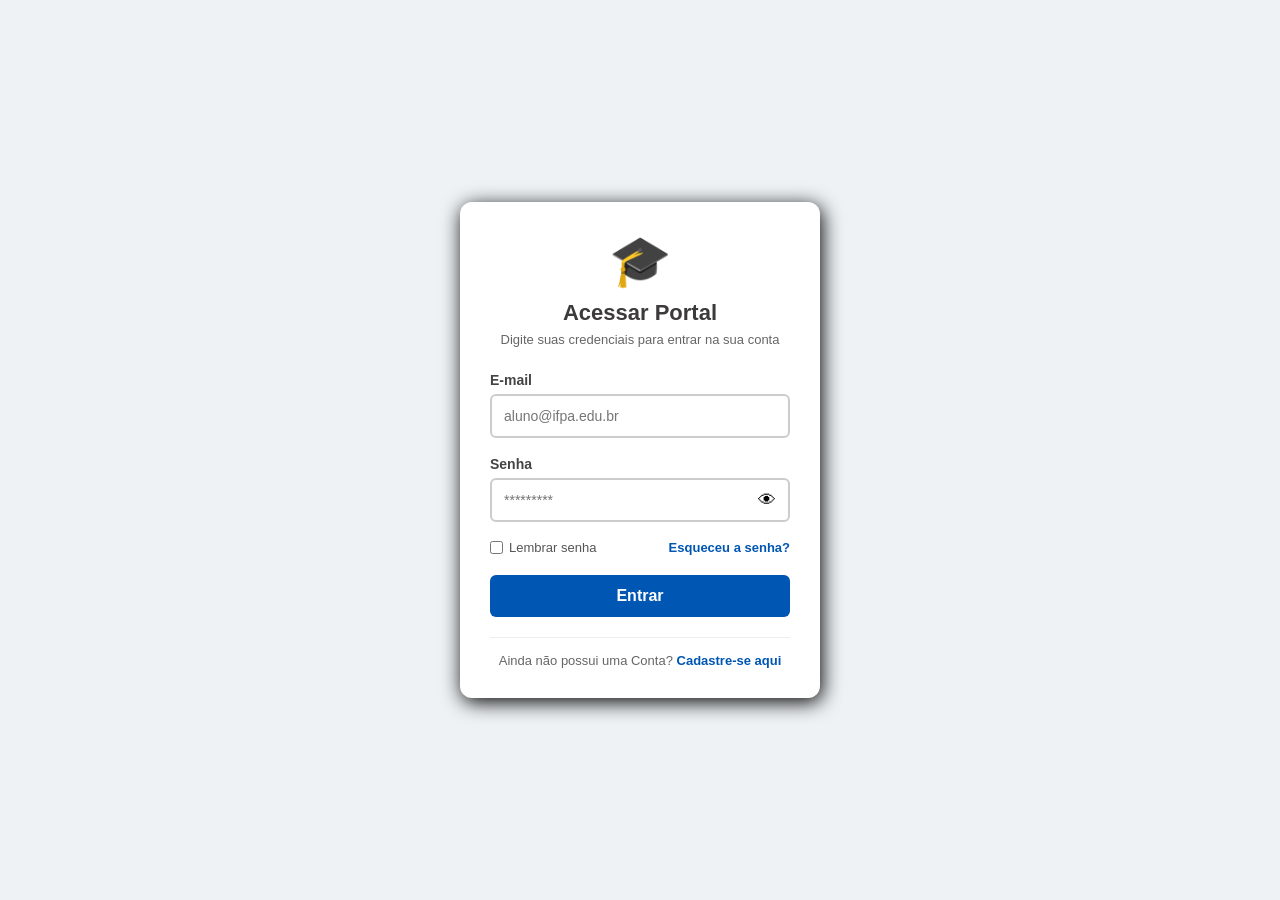
<file: index.html>
<!DOCTYPE html>
<html lang="pt-br">
<head>
    <meta charset="UTF-8">
    <!-- Redireciona para o login.html em 0 segundos -->
    <meta http-equiv="refresh" content="0; url=login.html">
    <title>Portal do Aluno</title>
</head>
<body>
    <p>Redirecionando para a tela de <a href="login.html">Login</a>...</p>
</body>
</html>
</file>
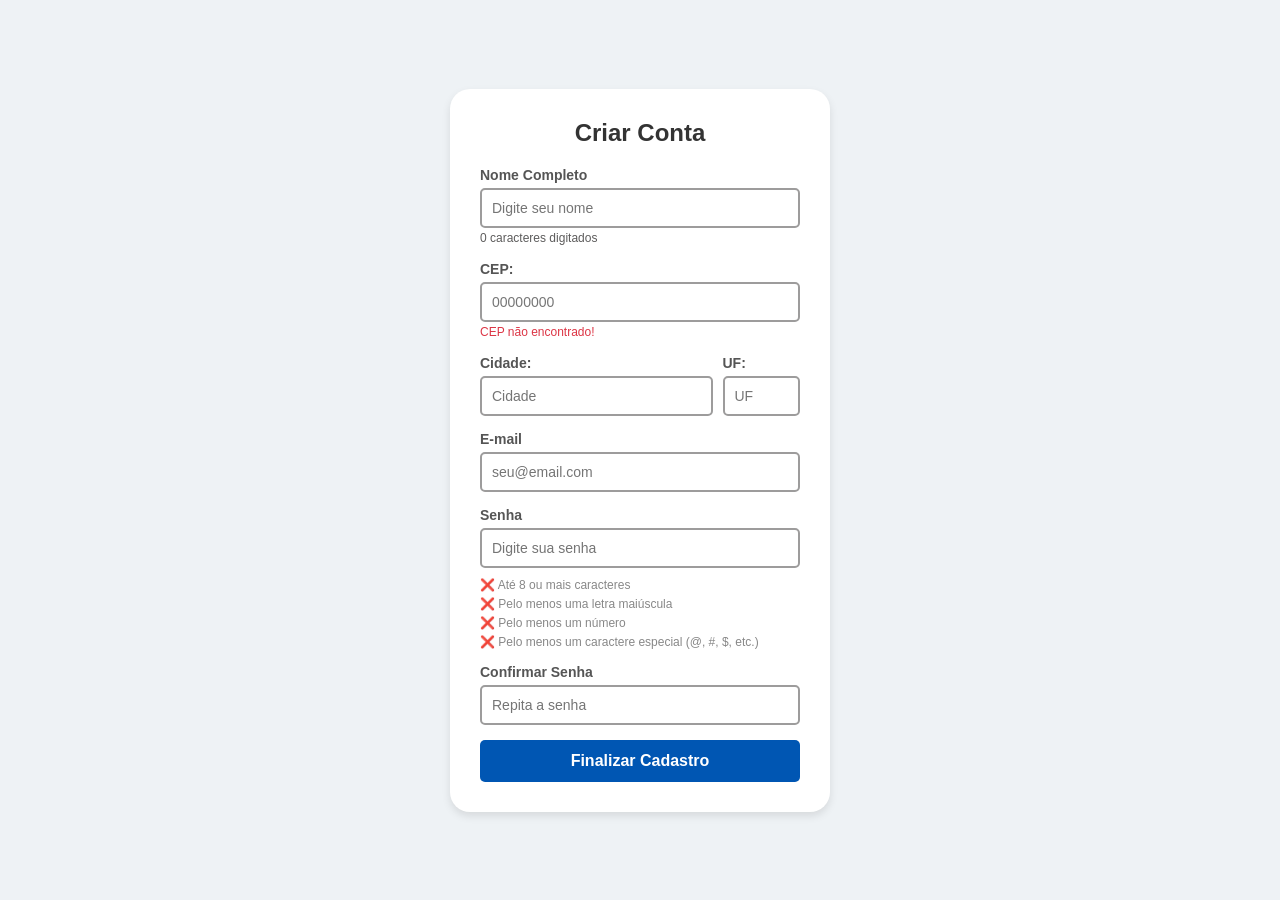
<file: cadastro.html>
<!DOCTYPE html>
<html lang="pt-br">
<head>
    <meta charset="UTF-8">
    <meta name="viewport" content="width=device-width, initial-scale=1.0">
    <title>Cadastro com Validação Dinâmica</title>
    <link rel="stylesheet" href="css/cadastro.css">
</head>
<body>

    <main class="container">
        <form id="form-cadastro" class="card">
            <h2>Criar Conta</h2>

            <div class="grupo-campo">
                <label for="nome">Nome Completo
                </label>
                <input type="text" id="nome" 
                placeholder="Digite seu nome" required>
                <small id="contador-nome" style="color: #5d5c5c; 
                font-size: 12px;">0 caracteres digitados</small>
            </div>

            <div class="grupo-campo">
                <label for="cep">CEP:</label>
                <input type="text" id="cep" placeholder="00000000" maxlength="8" required>
                <small id="erro-cep" style="color: #dc3545; display: nome; font-size: 12px;">CEP não encontrado!</small>
            </div>

            <div class="grupo-campo" style="display: flex; gap:10px;">
                <div style="flex: 3;">
                    <label for="cidade">Cidade:</label>
                    <input type="text" id="cidade" placeholder="Cidade" 
                    readonly required>
                </div>
                <div style="flex: 1;">
                    <label for="estado">UF:</label>
                    <input type="text" id="estado" placeholder="UF" maxlength="2" 
                    readonly required>
                </div>
            </div>

            <div class="grupo-campo">
                <label for="email">E-mail</label>
                <input type="email" id="email" 
                placeholder="seu@email.com" required>
            </div>

            <div class="grupo-campo">
                <label for="senha">Senha</label>
                <input type="password" id="senha" 
                placeholder="Digite sua senha" required>
                
                <!-- Requisitos dinâmicos da senha -->
                <ul class="lista-requisitos">
                    <li id="req-tamanho" class="requisito">
                        Até 8 ou mais caracteres</li>
                    <li id="req-maiuscula" class="requisito">
                        Pelo menos uma letra maiúscula</li>
                    <li id="req-numero" class="requisito">
                        Pelo menos um número</li>
                    <li id="req-especial" class="requisito">
                        Pelo menos um caractere especial (@, #, $, 
                        etc.)</li>
                </ul>
            </div>

            <div class="grupo-campo">
                <label for="confirma-senha">Confirmar Senha
                </label>
                <input type="password" id="confirmar-senha" 
                placeholder="Repita a senha" required>
            </div>

            <button type="submit" class="btn">Finalizar 
                Cadastro</button>
        </form>
    </main>
    <script src="js/cadastro.js"></script>
</body>
</html>
</file>
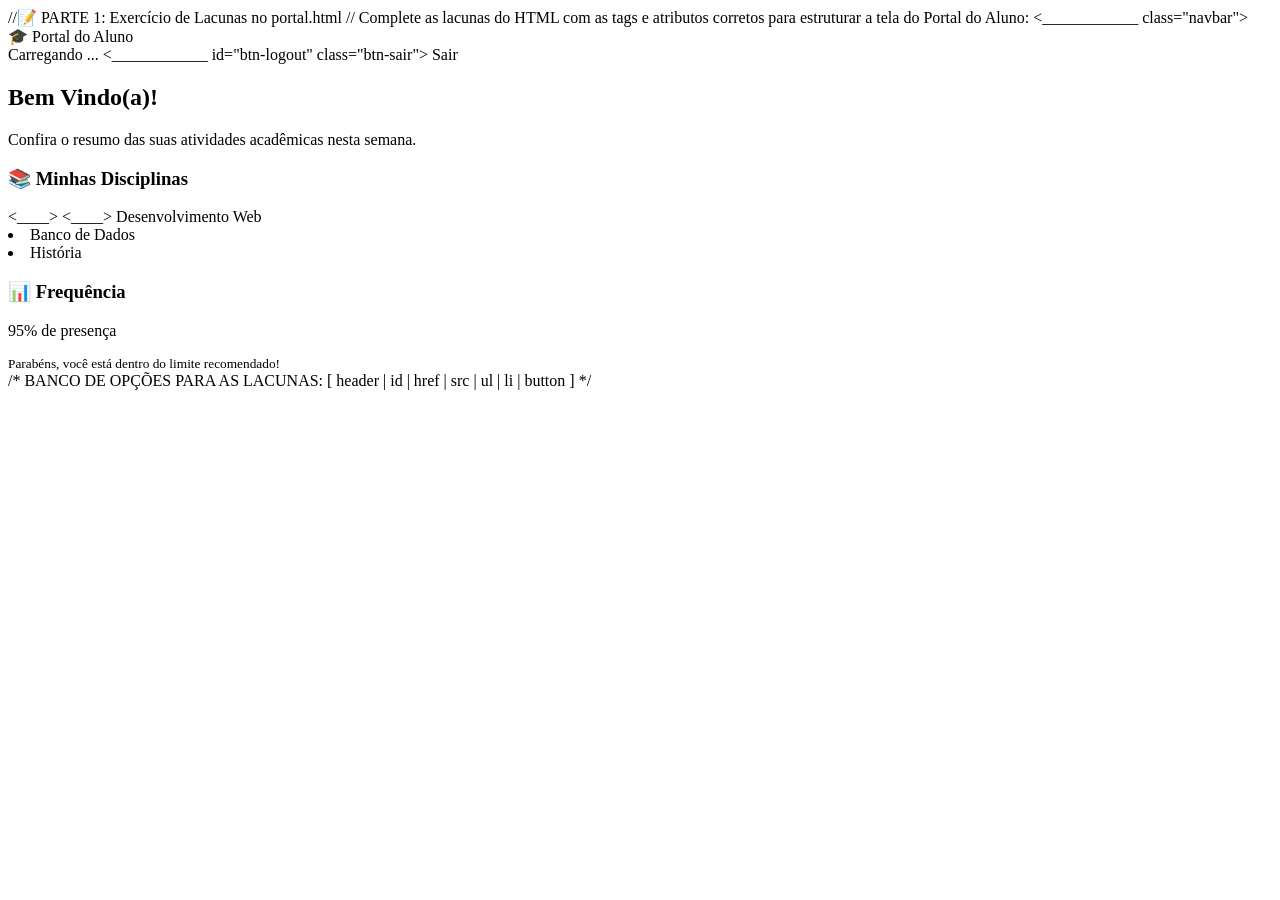
<file: exercicio2.html>
//📝 PARTE 1: Exercício de Lacunas no portal.html
// Complete as lacunas do HTML com as tags e atributos corretos para estruturar a tela do Portal do Aluno:
<!DOCTYPE html>
<html lang="pt-br">
<head>
    <meta charset="UTF-8">
    <meta name="viewport" content="width=device-width, initial-scale=1.0">
    <title>Portal do Aluno</title>
    <!-- 1. Ligação com o arquivo de estilo externo -->
    <link rel="stylesheet" ________="css/portal.css">
</head>
<body>
    <!-- 2. Cabeçalho principal da página -->
    <____________ class="navbar">
        <div class="logo">
            <span> &#x1F393; Portal do Aluno</span>
        </div>
        <div class="usuario-info">
            <!-- 3. Elemento com identificador único para receber o nome via JS -->
            <span ________="nome-usuario"> Carregando ...</span>
            
            <!-- 4. Elemento de botão para acionar o logout -->
            <____________ id="btn-logout" class="btn-sair"> Sair </button>
        </div>
    </header>

    <main class="container-dashboard">
        <section class="boas-vindas">
            <h1 id="titulo-boas-vindas">Bem Vindo(a)!</h1>
            <p>Confira o resumo das suas atividades acadêmicas nesta semana.</p>
        </section>

        <div class="grid-cards">
            <article class="card-info">
                <h3> &#x1F4DA; Minhas Disciplinas </h3>
                <!-- 5. Tag para lista não ordenada -->
                <____>
                    <!-- 6. Tag para cada item da lista -->
                    <____> Desenvolvimento Web </li>
                    <li> Banco de Dados </li>
                    <li> História </li>
                </ul>
            </article>

            <article class="card-info">
                <h3> &#x1F4CA; Frequência </h3>
                <p class="destaque-verde"> 95% de presença </p>
                <small>Parabéns, você está dentro do limite recomendado!</small>
            </article>
        </div>
    </main>

    <!-- 7. Importação do arquivo de script no final da página -->
    <script ________="js/portal.js"></script>
</body>
</html>

/* BANCO DE OPÇÕES PARA AS LACUNAS:
   [ header | id | href | src | ul | li | button ]
*/
</file>
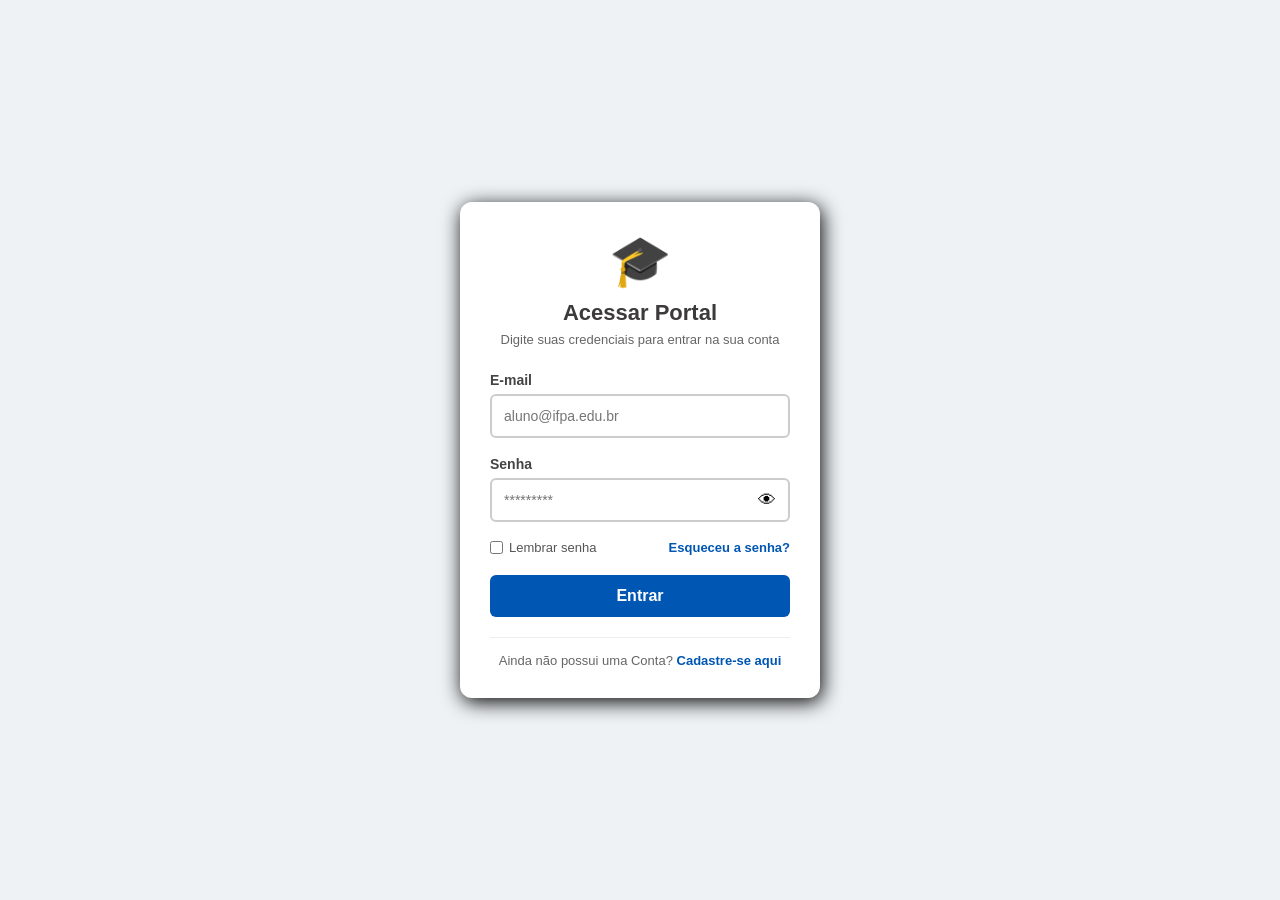
<file: login.html>
<!DOCTYPE html>
<html lang="pt-br">
<head>
    <meta charset="UTF-8">
    <meta name="viewport" content="width=device-width, initial-scale=1.0">
    <title>Portal do Aluno</title>
    <link rel="stylesheet" href="css/login.css">
</head>
<body>
    <main class="container-login">
        <section class="card-login">
            <div class="cabecalho-card">
            <div class="logo-icone">&#x1F393</div>
            <h2>Acessar Portal</h2>
            <p> Digite suas credenciais para entrar na sua conta</p>
            </div>

            <form id="form-login" action='/login' method="post">
                <div class="grupo-campo">
                    <label for="email">E-mail</label>
                    <input type="email" id="email" name="email" 
                    placeholder="aluno@ifpa.edu.br" required>
                </div>

                <div class="grupo-campo">
                    <label for="senha">Senha</label>
                    <div class="campo-senha">
                        <input type="password" id="senha" name="senha" 
                        placeholder="*********"  required>
                        <button type="button" class="btn-ver-senha" id="btn-ver-senha"> 
                            &#x1F441
                        </button>
                    </div>
                </div>

                <div class="opcoes-login">
                   <label class="lembrar-senha">
                    <input type="checkbox" name="lembrar-senha" id="lembrar-senha">
                    <span> Lembrar senha </span>
                   </label>
                   <a href="#" class="esqueceu-senha">Esqueceu a senha?</a>
                </div>

                <button type="submit" class="btn-login" id="btn-login">Entrar</button>
             </form>

             <div class="rodape-card">
                <p>Ainda não possui uma Conta? 
                    <a href="cadastro.html">Cadastre-se aqui</a></p>
            </div>
        </section>
    </main>
    <script src="js/login.js"></script>
</body>
</html>
</file>
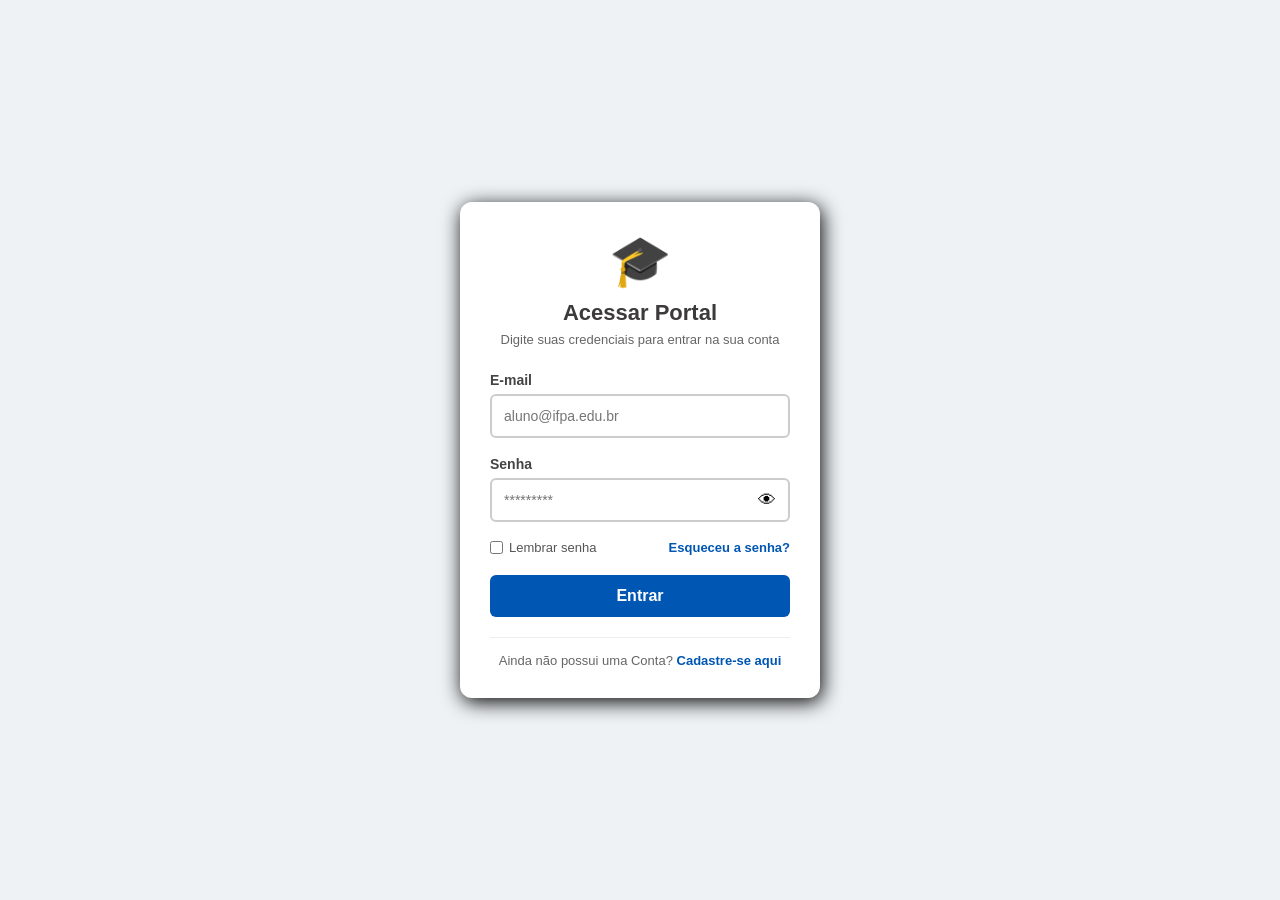
<file: portal.html>
<!DOCTYPE html>
<html lang="pt-br">
<head>
    <meta charset="UTF-8">
    <meta name="viewport" content="width=device-width, initial-scale=1.0">
    <title>Portal do Aluno</title>
    <link rel="stylesheet" href="css/portal.css">
</head>
<body>
    <header class="navbar">
        <div class="logo">
            <span> &#x1F393 Portal do Aluno</span>
        </div>
        <div class="usuario-info">
            <button id="btn-tema" class="btn-tema" aria-label="Alternar tema"> &#x1f313</button>
            <span id="nome-usuario"> Carregando ...</span>
            <button id="btn-logout" class="btn-sair"> Sair </button>
        </div>
    </header>

    <main class="container-dashboard">

        <section class="boas-vindas">
            <h1 id="titulo-boas-vindas" >Bem Vindo(a)!</h1>
            <p>
                Confira o resumo das suas atividades acadêmicas nesta semana.
            </p>
        </section>

        <div class="grid-cards">
            <article class="card-info">
                <h3> &#x1F4DA Minhas Disciplinas </h3>
                <ul id="lista-disciplinas" class="lista-disciplinas">
                    <li class="item-disciplina" data-disciplina="Desenvolvimento Web">
                        <div class="header-disciplina">
                            <span class="nome-disciplina">Desenvolvimento Web</span>
                        </div>
                        <div class="detalhes-notas"></div>
                    </li>
                    <li class="item-disciplina" data-disciplina="Banco de Dados"> 
                        <div class="header-disciplina">
                            <span class="nome-disciplina">Banco de Dados</span>
                        </div>
                        <div class="detalhes-notas"></div>
                    </li>
                    <li class="item-disciplina" data-disciplina="Algoritmos e Linguagem de Programação">
                        <div class="header-disciplina">
                            <span class="nome-disciplina">Algoritmos e Linguagem de Programação</span>
                        </div> 
                        <div class="detalhes-notas"></div>
                    </li>
                </ul>
            </article>

            <article class="card-info">
                <h3> &#x1F4CA Frequência </h3>
                <p class="destaque-verde"> 95% de presença </p>
                <small>Parabéns, você está dentro do limite recomendado!</small>
            </article>

            <article class="card-info">
                <h3> &#x1F4E2 Avisos da Turma </h3> 
                <p > 
                    <strong>
                        Apresentação do Projeto: 
                    </strong>
                    Na próxima aula, teremos o teste prático de integração HTML/CSS/JS.
                </p>
            </article>
        </div>
    </main>
    <script src="js/portal.js"></script>
</body>
</html>
</file>
<file: css/cadastro.css>
* {
    box-sizing: border-box;
    margin: 0;
    padding: 0;
}

body {
    padding: 20px;
    font-family: Arial, sans-serif;
    background-color: #eef2f5;
    display: flex;
    justify-content: center;
    align-items: center;
    min-height: 100vh;
}
.card{
    background-color: white;
    padding: 30px;
    border-radius: 20px;
    width: 100%;
    max-width: 380px;
    box-shadow: 0 4px 8px rgba(0, 0, 0, 0.1);
}

.card h2 {
    text-align: center;
    margin-bottom: 20px;
    color: #333;
}
.grupo-campo {
    margin-bottom: 15px;
}
.grupo-campo label {
    display: block;
    margin-bottom: 5px;
    font-size: 14px;
    color: #555;
    font-weight: bold;
}
.grupo-campo input{
    width: 100%;
    padding: 10px; 
    border: 2px solid #9d9c9c;
    border-radius: 5px;
    font-size: 14px;
    transition: border-color 0.3s, background-color 0.3s;
}

.grupo-campo input:focus {
    border-color: #476abc;
    background-color: #f0f8ff;
    outline: none;
}
.grupo-campo input.campo-valido {
    border-color: #28a745;
}
/* Requisitos da senha */
.lista-requisitos {
    margin-top: 10px;
    font-size: 12px;
    list-style:none;
}
.requisito {
    color: #888;
    margin-bottom: 5px;
    transition: color 0.3s;
}

.requisito::before {
    content: "\274c";
    color: #888;
}

.requisito.valido::before {
    content: "\2714  "; /* "\2705" ou "\2714") */
    color: #28a745;
}

.campo-valido{
    border-color: #28a745;
    background-color: #f4fff6;
}

.btn {
    width: 100%;
    padding: 12px;
    background-color: #0056b3;
    color: white;
    font-size: 16px;
    font-weight: bold;
    border: none;
    border-radius: 5px;
    cursor: pointer;
    transition: background-color 0.3s;
}
</file>
<file: css/login.css>
* {
    box-sizing: border-box;
    margin: 0;
    padding: 0;
}

body {
    font-family: Arial, Helvetica, sans-serif;
    background-color: #eef2f5;
    min-height: 100vh;
    display: flex;
    justify-content: center;
    align-items: center;
}

.container-login {
    width:100%;
    max-width: 400px;
    padding: 20px;
}

.card-login {
    width: 100%;
    background-color: #ffffff;
    padding: 30px;
    border-radius: 12px;
    box-shadow: 2px 4px 20px rgba(0, 0, 0, 1);
}

.cabecalho-card {
    text-align: center;
    margin-bottom: 25px;
}

.logo-icone{
    font-size: 50px;
    margin-bottom: 10px;
}

.cabecalho-card h2{
    color:  #3c3a3a;
    font-size: 22px;
    margin-bottom: 6px;
}
.cabecalho-card p {
    color: #666666;
    font-size: 13px;
}
.grupo-campo {
    margin-bottom: 18px;
}
.grupo-campo label {
    display: block;
    margin-bottom: 6px;
    font-size: 14px;
    color: #444444;
    font-weight: bold;
}
.grupo-campo input {
    width: 100%;
    padding: 12px;
    border: 2px solid #cccccc;
    border-radius: 6px;
    font-size: 14px;
    transition: border-color 0.3s, 
    background-color 0.3s;
}
.grupo-campo input:focus{
    outline:none;
    border-color: #0056b3;
}
.grupo-campo input.campo-valido{
    border-color: #1e8f39;
    background-color:  #f4fff6;
}
.opcoes-login {
    display: flex;
    justify-content: space-between;
    align-items: center;
    margin-bottom: 20px;
    font-size: 13px;
}
.lembrar-senha {
    display:flex;
    align-items: center;
    gap: 6px;
    color: #555555;
    cursor:pointer;
}
.esqueceu-senha {
    color: #0056b3;
    text-decoration: none;
    font-weight: bold;
    transition: color 0.3s;
}
.esqueceu-senha:hover{
    color: #003d80;
    text-decoration: underline;
}
.btn-login {
    width: 100%;
    padding: 12px;
    background-color: #0056b3;
    color: #ffffff;
    border: none;
    border-radius: 6px;
    font-size: 16px;
    font-weight: bold;
    cursor: pointer;
    transition: background-color 0.3s, 
    transform 0.2s, box-shadow 0.2s;
}
.btn-login:hover {
    background-color: #003d80;
    transform: translateY(-2px);
    box-shadow: 2px 4px 12px;
}
.btn-login:active {
    transform: translateY(0);
}
.rodape-card{
    text-align: center;
    margin-top: 20px;
    padding-top: 15px;
    border-top: 1px solid #eeeeee;
    font-size: 13px;
    color: #666666;
}
.rodape-card a{
    color: #0056b3;
    text-decoration: none;
    font-weight: bold;
}
.rodape-card a:hover{
    text-decoration: underline;
}
.campo-senha{
    position:relative;
}

.campo-senha {
    position: relative;
}
.campo-senha input {
    padding-right: 45px; /* evita o texto ficar embaixo do olhinho */
}
.btn-ver-senha {
    position: absolute;
    right: 10px;
    top: 50%;
    transform: translateY(-50%);
    background: none;
    border: none;
    cursor: pointer;
    font-size: 18px;
    line-height: 1;
    padding: 4px;
}
</file>
<file: css/portal.css>
* {
    box-sizing: border-box;
    margin: 0;
    padding: 0;
}

body {
    font-family: Arial, Helvetica, sans-serif;
    background-color: #f4f6f9;
    color: #333333;
}

.navbar {
    background-color: #0056b3;
    color:#ffffff;
    padding: 15px 30px;
    display: flex;
    justify-content: space-between;
    align-items: center;
    box-shadow: 0 2px 10px rgba(0,0,0,0.1);
}

.logo {
    font-size: 20px;
    font-weight: bold;
}

.usuario-info {
    display: flex;
    align-items: center;
    gap: 15px;
    font-size: 14px;
}

.btn-sair {
    background-color: #dc3545;
    color: #ffffff;
    border: none;
    padding: 8px 14px;
    border-radius: 6px;
    font-weight: bold;
    cursor: pointer;
    transition: background-color 0.2s;
}

.btn-sair:hover {
    background-color: #bd2130;
}
.container-dashboard {
    max-width: 1000px;
    margin: 30px auto;
    padding: 0 20px;
}

.boas-vindas {
    margin-bottom: 30px;
}

.boas-vindas h1 {
    font-size: 26px;
    color: #0056b3;
    margin-bottom: 5px;
}

.boas-vindas p {
    color: #666666;
}

.grid-cards {
    display: grid;
    grid-template-columns: repeat(auto-fit, minmax(280px, 1fr));
    gap: 20px;
}

.card-info {
    background-color: #ffffff;
    padding: 22px;
    border-radius: 10px;
    box-shadow: 0 4px 12px rgba(0,0,0,0.05);
}

.card-info h3 {
    margin-bottom: 12px;
    font-size: 18px;
}

.card-info ul {
    list-style: square;
    line-height: 1.8;
}

.destaque-verde {
    font-size: 24px;
    font-weight: bold;
    color: #28a745;
    margin-bottom: 6px;
}
body.dark-mode {
    background-color: #1e1e1e;
    color: #ffffff;
}
body.dark-mode .card-info {
    background-color: #2d2d2d;
    color: #ffffff;
}
.btn-tema {
    background: transparent;
    border: none;
    font-size: 20px;
    line-height: 1;
    padding: 4px 6px;
    cursor: pointer;
    border-radius: 6px;
    transition: background-color 0.2s;
}

.btn-tema:hover {
    background-color: rgba(255, 255, 255, 0.2);
}

.lista-disciplinas {
    list-style:none;
    padding: 0;
    margin-top: 10px;
}

.item-disciplina {
    display: flex;
    flex-direction: column;
    gap: 8px;
    padding:12px;
    margin-bottom: 10px;
    background-color: #f8f9fa;
    border-radius: 8px;
    border: 1px solid #e0e0e0;
}
.header-disciplina {
    display: flex;
    justify-content: space-between;
    align-items: center;
}
.nome-disciplina {
    font-weight: bold;
    font-size: 15px;
}
.detalhes-notas {
    display: flex;
    flex-wrap: wrap;
    align-items: center;
    gap: 6px;
    margin-top: 4px;
    text-align: center;
}
.media-aprovado {
    background-color: #d1e7dd;
    color: #0f5132;
}
.media-reprovado {
    background-color: #f8d7da;
    color: #842029;
}
.sem-notas {
    font-size: 12px;
    color: #888888;
    font-style:italic;
}
.badge-nota {
    font-size: 12px;
    background-color: #e2e8f0;
    color: #334155;
    padding: 3px 8px;
    border-radius: 4px;
}

.badge-media {
    font-size: 12px;
    font-weight: bold;
    padding: 4px 10px;
    border-radius: 4px;
    margin-left: auto;
}
body.dark-mode .item-disciplina {
    background-color: #2b2b2b;
    border-color: #3a3a3a;
}

body.dark-mode .badge-nota {
    background-color: #3a3a3a;
    color: #e0e0e0;
}

body.dark-mode .media-aprovado {
    background-color: #1b4332;
    color: #d8f3dc;
}

body.dark-mode .media-reprovado {
    background-color: #5c1d24;
    color: #f8d7da;
}
</file>
